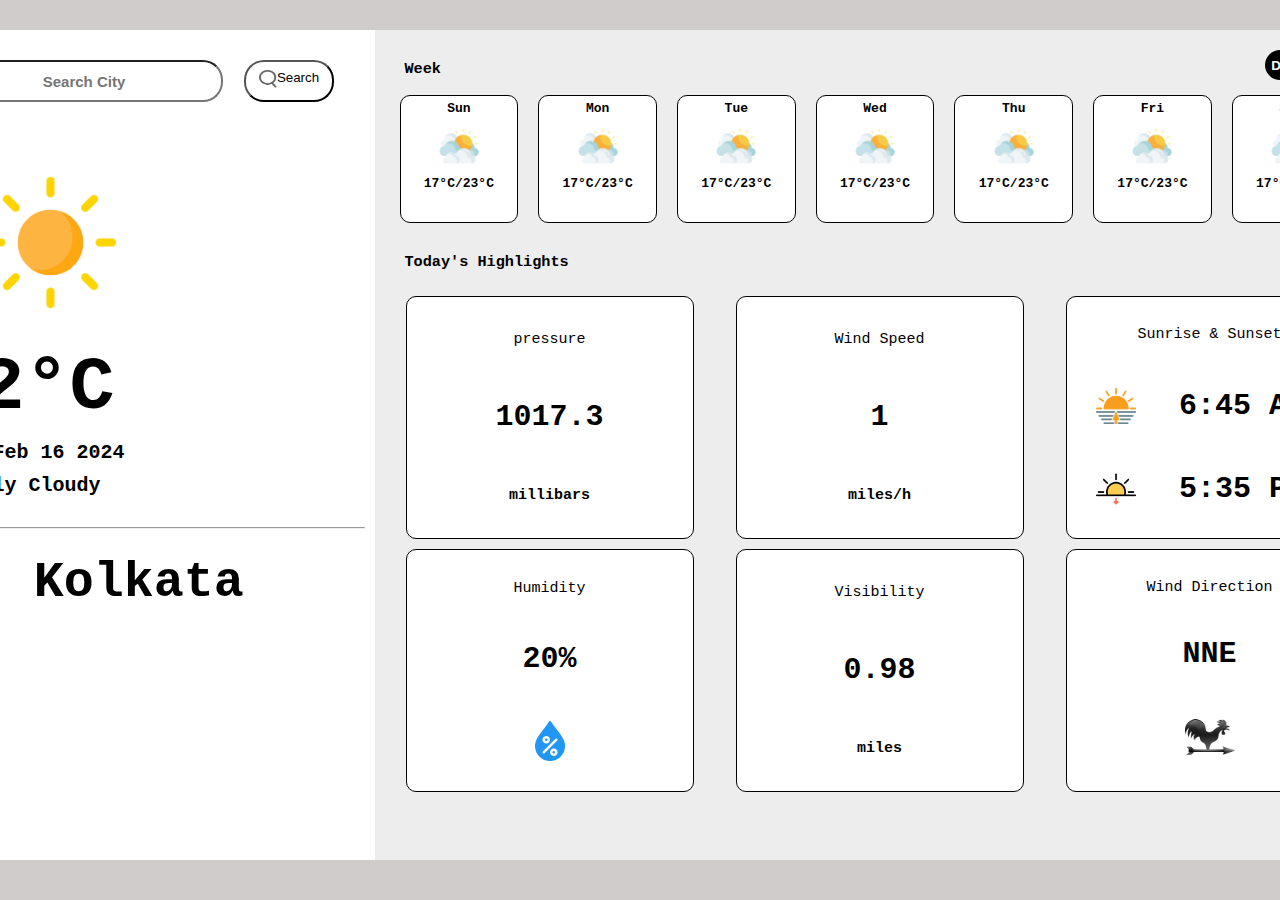
<file: weather_app/index.html>
<!DOCTYPE html>
<html lang="en">
<head>
    <meta charset="UTF-8">
    <meta name="viewport" content="width=device-width, initial-scale=1.0">
    <title>Document</title>
    <link rel="stylesheet" href="style.css">
</head>
<body>
    <div class="weather">
        <div class="left-part">
            <div class="search">
                <input type="text" id="cityName" placeholder="Search City"/> 
                <button class="searchButton"><img src="weather-app-img/images/search.png" alt=""/>Search</button>
            </div>
            <div class="temperature">
                <img src="weather-app-img/images/clear.png" alt="" class="weatherImage" width="200px" height="auto"/>
                <h1 class="temp">12°C</h1>
                <h3 class="day">Mon Feb 16 2024</h3>
                <h3 class="text">Mostly Cloudy</h3>
            </div>
            <hr>
            <div class="foot">
                <img src="weather-app-img/images/location1.png" alt="" width="40px" height="40">
                <h1 class="city">Kolkata</h1>
            </div>
        </div>
        <div class="right-part">
            <div id="right-top">
                <h3 class="days-head">Week</h3>
                <button class="mode">Dark Mode</button>
            </div>
            <div class="days">
                <div>
                    <h4 class="day1">Sun</h4>
                    <img src="weather-app-img/images/clouds.png" alt="" width="50px" height="50px"  class="icon1"/>
                    <h4 class="t1">17°C/23°C</h4>
                </div>
                <div>
                    <h4 class="day2">Mon</h4>
                    <img src="weather-app-img/images/clouds.png" alt="" width="50px" height="50px"  class="icon2"/>
                    <h4 class="t2">17°C/23°C</h4>
                </div>
                <div>
                    <h4 class="day3">Tue</h4>
                    <img src="weather-app-img/images/clouds.png" alt="" width="50px" height="50px"  class="icon3"/>
                    <h4 class="t3">17°C/23°C</h4>
                </div>
                <div>
                    <h4 class="day4">Wed</h4>
                    <img src="weather-app-img/images/clouds.png" alt="" width="50px" height="50px"  class="icon4"/>
                    <h4 class="t4">17°C/23°C</h4>
                </div>
                <div>
                    <h4 class="day5">Thu</h4>
                    <img src="weather-app-img/images/clouds.png" alt="" width="50px" height="50px"  class="icon5"/>
                    <h4 class="t5">17°C/23°C</h4>
                </div>
                <div>
                    <h4 class="day6">Fri</h4>
                    <img src="weather-app-img/images/clouds.png" alt="" width="50px" height="50px"  class="icon6"/>
                    <h4 class="t6">17°C/23°C</h4>
                </div>
                <div>
                    <h4 class="day7">Sat</h4>
                    <img src="weather-app-img/images/clouds.png" alt="" width="50px" height="50px"  class="icon7"/>
                    <h4 class="t7">17°C/23°C</h4>
                </div>
            </div>
            <h3 class="highlights-head">Today's Highlights</h3>
            <div class="highlights">
                <div>
                    pressure
                    <h1 class="pressure">1017.3</h1>
                    <h4>millibars</h4>
                </div>
                <div>
                    Wind Speed
                    <h1 class="wind-speed">1</h1>
                    <h4>miles/h</h4>
                </div>
                <div>
                    Sunrise & Sunset
                    <div id="sunrise">
                        <img src="weather-app-img/images/sunrise.png" alt="" width="40px" height="auto">
                        <h1 class="sunrise">6:45 A.M</h1>
                    </div>
                    <div id="sunset">
                        <img src="weather-app-img/images/sunset.png" alt="" width="40px" height="auto">
                        <h1 class="sunset">5:35 P.M</h1>
                    </div>
                </div>
                <div>
                    Humidity
                    <h1 class="humidity">20%</h1>
                    <img src="weather-app-img/images/humidity.png" alt="" width="40px" height="auto">
                    
                </div>
                <div>
                    Visibility
                    <h1 class="visibility">0.98</h1>
                    <h4>miles</h4>
                </div>
                <div>
                    Wind Direction
                    <h1 class="direction">NNE</h1>
                    <img src="weather-app-img/images/wind-direction.jpg" alt="" width="50px"  height="auto"/>
                </div>
            </div>
        </div>
    </div>
    <script src="script.js"></script>
</body>
</html>
</file>
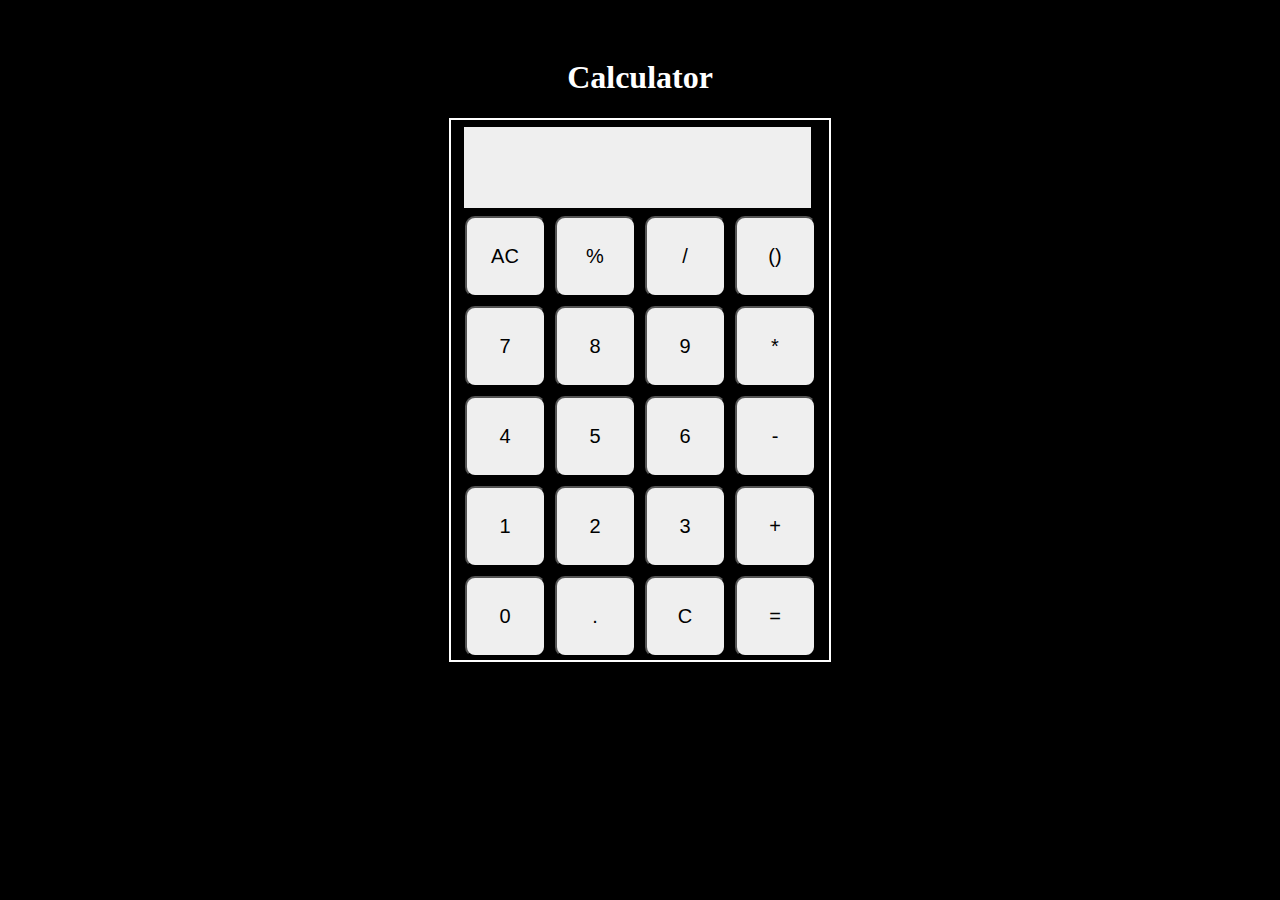
<file: calculator/calculator.html>
<!DOCTYPE html>
<html lang="en">

<head>
    <meta charset="UTF-8">
    <meta name="viewport" content="width=device-width, initial-scale=1.0">
    <title>Document</title>
    <link rel="stylesheet" href="styles.css">
</head>

<body>
    <div class="main">
        <h1 class="heading">Calculator</h1>
        <div class="calculator">
            <button class=screen></button>
            <div class="buttons">
                <button class="btn" id="clear-all">AC</button>
                <button class="num">%</button>
                <button class="num">/</button>
                <button class="num">()</button>
                <button class="num">7</button>
                <button class="num">8</button>
                <button class="num">9</button>
                <button class="num">*</button>
                <button class="num">4</button>
                <button class="num">5</button>
                <button class="num">6</button>
                <button class="num">-</button>
                <button class="num">1</button>
                <button class="num">2</button>
                <button class="num">3</button>
                <button class="num">+</button>
                <button class="num">0</button>
                <button class="num">.</button>
                <button class="btn" id="clear">C</button>
                <button class="btn" id="equals">=</button>
            </div>
        </div>
    </div>
    <script src="script.js"></script>
</body>

</html>
</file>
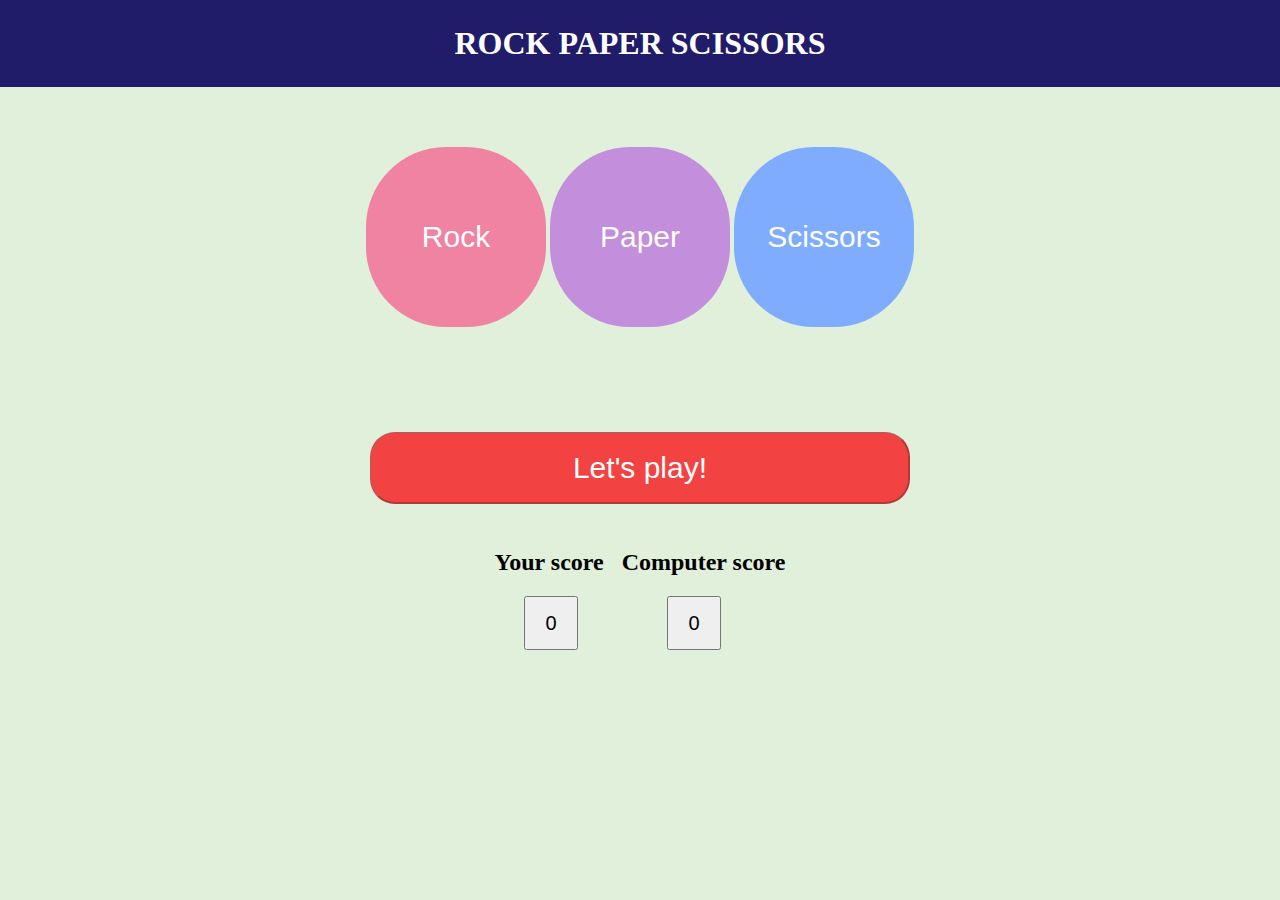
<file: rock-paper-scissors/rock_paper_scissors.html>
<!DOCTYPE html>
<html lang="en">
<head>
    <meta charset="UTF-8">
    <meta name="viewport" content="width=device-width, initial-scale=1.0">
    <title>Document</title>
    <link rel="stylesheet" href="game_design.css">
</head>
<body>
    <h1>ROCK PAPER SCISSORS</h1>
    <div class="main">
        
        <div class="options">
            <button class="option" id="rock">Rock</button>
            <button class="option" id="paper">Paper</button>
            <button class="option" id="scissor">Scissors</button>
        </div>
        <button class="comp-choice">Let's play!</button>
        <div class="score">           
            <h2>Your score &nbsp; Computer score</h2>
            <button class="user-score">0</button>
            <button class="comp-score">0</button>
        </div>
    </div>
    <script src="rockGame.js"></script>
</body>
</html>
</file>
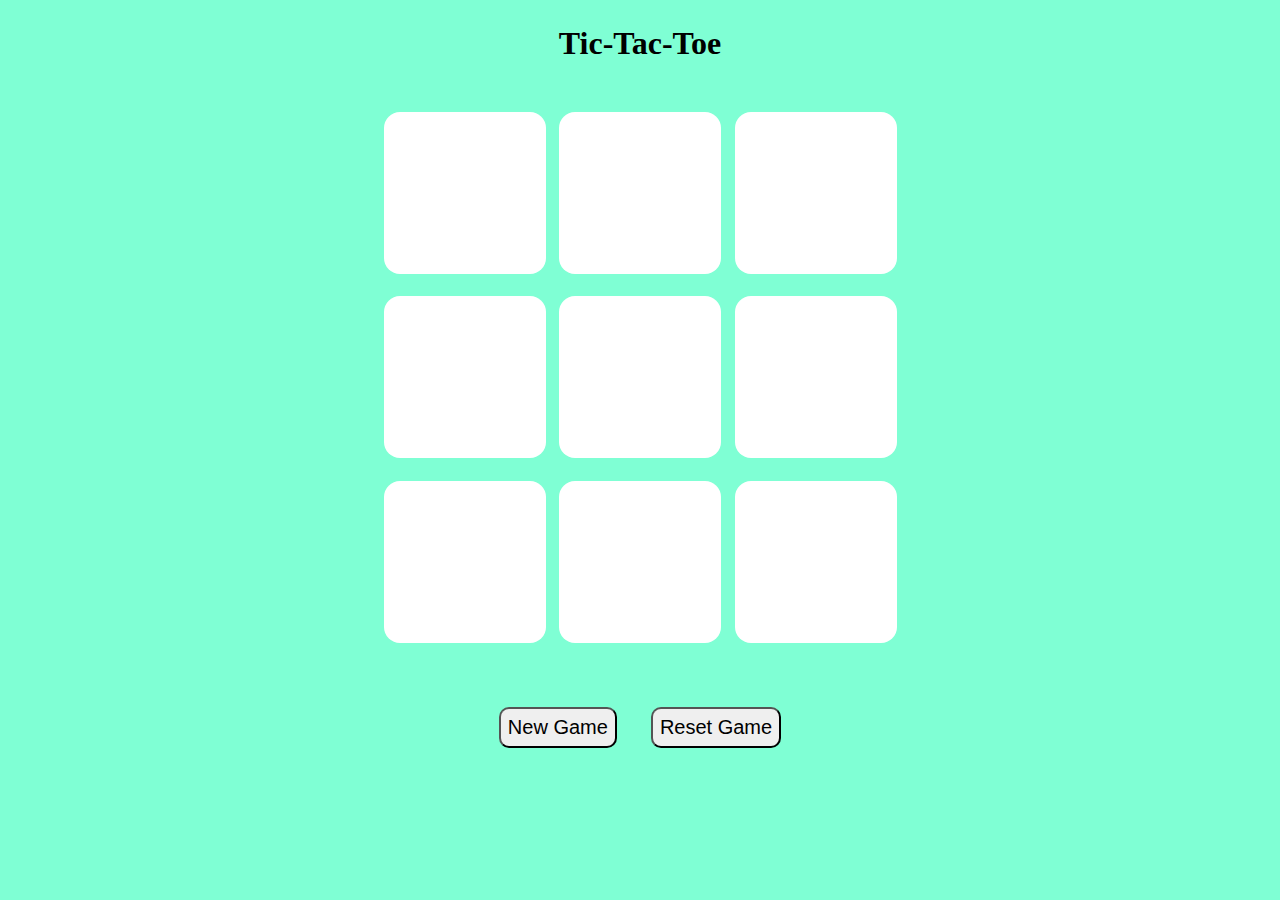
<file: tic-tac-toe/tic.html>
<!DOCTYPE html>
<html lang="en">

<head>
    <meta charset="UTF-8">
    <meta name="viewport" content="width=device-width, initial-scale=1.0">
    <title>Tic-Tac-Toe</title>
    <link rel="stylesheet" href="ticStyle.css">
</head>

<body>
    <main>
        <h1>Tic-Tac-Toe</h1>
    <div class="container">

        <div class="game">
            <button class="box"></button>
            <button class="box"></button>
            <button class="box"></button>
            <button class="box"></button>
            <button class="box"></button>
            <button class="box"></button>
            <button class="box"></button>
            <button class="box"></button>
            <button class="box"></button>
        </div>
    </div>
    <h1 class="winner"></h1>

    <button id="new-game" class="btn">New Game</button>
    <button id="reset" class="btn">Reset Game</button>
    </main>
    
    <script src="game.js"></script>
</body>

</html>
</file>
<file: weather_app/style.css>
*{
    padding: o;
    margin: 0;
}
body{
    background-color: #d0cccc;
    display: flex;
    justify-content: center;
    margin-top: 30px;
    font-family: monospace
}
.temp{
    font-size: 75px;
}
.temperature h3{
    font-size: 20px;
    margin: 10px;

}
.temperature img{
    margin-left: 15px;
}
.foot{
    height: 14vmin;
    width: 41vmin;
    display: flex;
    justify-content: space-evenly;
    margin-top: 25px;
    font-size: 25px;
}
.foot img{
    margin-top: 10px;
}
.search{
    padding: 20px;
    display: flex;
    justify-content: space-around;
}
.search input{
    height: 4vmin;
    width: 30vmin;
    /* border: none; */
    font-size: 15px;
    font-weight: bold;
    border-radius: 20px;
    text-align: center;
}
.search button img{
    height: 2vmin;
    width: 2vmin;
}
.search button{
    display: flex;
    justify-content: center;
    padding: 8px;
    width: 10vmin;
    border-radius: 20px;
    background-color: white;
    color: black;
}
.weather{
    display: flex;
}
.left-part{
    background-color: white;
    color: black;
    height: 90vh;
    width: 50vh;
    padding: 10px;
    border-top-left-radius: 20px;
    border-bottom-left-radius: 20px;

}
.temperature{
    padding: 20px;
}
.right-part{
    background-color: #eeeded;
    color: black;
    height: 90vh;
    width: 109vh;
    padding: 10px;
    border-top-right-radius: 20px;
    border-bottom-right-radius: 20px;
}
.days-head{
    margin-top: 20px;
    margin-left: 20px;
}
.days{
    margin: 5px;
    display: flex;
    justify-content: space-around;
}
.days div{
    display: flex;
    flex-direction: column;
    align-items: center;
    margin: 10px;
    height: 14vmin;
    width: 13vmin;
    border-radius: 10px;
    border: 1px solid black;
    background-color: white;
}
.days div h4{
    margin: 5px;
}
.highlights-head{
    margin: 20px;
}
.highlights{
    display: flex;
    flex-wrap: wrap;
    justify-content: space-around;
    height: 56vmin;
    width: 110vmin;
}
.highlights div{
    height: 25vmin;
    width: 30vmin;
    border-radius: 10px;
    margin: 5px; 
    border: 1px solid black;
    background-color: white;
    display: flex;
    align-items: center;
    justify-content: space-around;
    flex-direction: column;
    padding: 8px;
    font-size: 15px;
}
#sunrise{
    margin: 0px;
    display: flex;
    flex-direction: row;
    border: none;
    padding: 0;
    height: 40px;
}
#sunset{
    margin: 0px;
    display: flex;
    flex-direction: row;
    border: none;
    padding: 0;
    height: 40px;

}
.highlights h4 .footer-img{
    margin: 5px;
}
#right-top{
    display: flex;
    justify-content: space-between;
}
#right-top button{
    height: 30px;
    border: none;
    font-weight: bolder;
    margin-top: 10px;
    margin-right: 20px;
    border-radius: 30px;
    background-color: black;
    color: white;
}
</file>
<file: calculator/styles.css>
body{
    display: flex;
    justify-content: center;
    background-color: black;
}
.main{
    margin-top: 30px;
}
.heading{
    color: white;
    text-align: center;
}
.calculator{
    height: 60vh;
    width: 42vh;
    border: 2px solid white;
    display: flex;
    justify-content: center;
    flex-direction: column;
}
.buttons{
    display: flex;
    justify-content: center;
    flex-wrap: wrap;
    gap: 1vmin;
    margin: 3px;
}
.num, .btn{
    border-radius: 10px;
    height: 9vmin;
    width: 9vmin;
    font-size: 20px;
}
.screen{
    height: 10vmin;
    width: 39vmin;
    padding: 10px;
    font-weight: bold;
    margin-left: 11px;
    margin-bottom: 3px;
    margin-top: 5px;
    font-size: 25px;
    border: 2px solid black;
    text-align: right;
}
</file>
<file: rock-paper-scissors/game_design.css>
*{
    margin: 0;
    padding: 0;
}
body{
    background-color: #E1F0DA;
    text-align: center;
}
h1{
    background-color: #211C6A;
    color: white;
    padding: 25px;
}
.main{
    height: 70vh;
    margin: 30px;
}
.options{
    height: 25vmin;
    margin: 60px;
}
.option{
    height: 20vmin;
    width: 20vmin;
    border-radius: 80px;
    font-size: 30px;
    color: white;
    border: none;
}
#rock{
    background-image: url('rock.png');
}
#paper{
    background-image: url('paper.png');

}
#scissor{
    background-image: url('scissors.png');

}
.score{
    margin: 45px;
}
.comp-choice{
    height: 8vmin;
    width: 60vmin;
    font-size: 30px;
    background-color: rgb(243, 66, 66);
    color: white;
    border-radius: 25px;
}
.user-score, .comp-score{
    height: 6vmin;
    width: 6vmin;
    font-size: 20px;
    margin-right: 60px;
    margin-left: 25px;
    margin-top: 20px;
}
</file>
<file: tic-tac-toe/ticStyle.css>
*{
    margin: 0;
    padding: 0;
}
body{
    background-color: aquamarine;
    text-align: center;
}
.container{
    height: 70vh;
    display: flex;
    justify-content: center;
    align-items: center;
    gap: 1.5vmin;
}
.game{
    height: 60vmin;
    width: 60vmin;
    display: flex;
    flex-wrap: wrap;
    justify-content: center;
    align-items: center;
    gap: 1.5vmin;

}
.box{
    height: 18vmin;
    width: 18vmin;
    background-color: white;
    border-radius: 1rem;
    border: none;
    font-size: 8vmin;
    color: black;
}
main{
    margin: 25px;
}
.reset{
    padding: 5px;
    border-radius: 5px;
}
.btn{
    padding: 7px;
    margin: 15px;
    border-radius: 10px;
    font-size: 20px;
}
</file>
